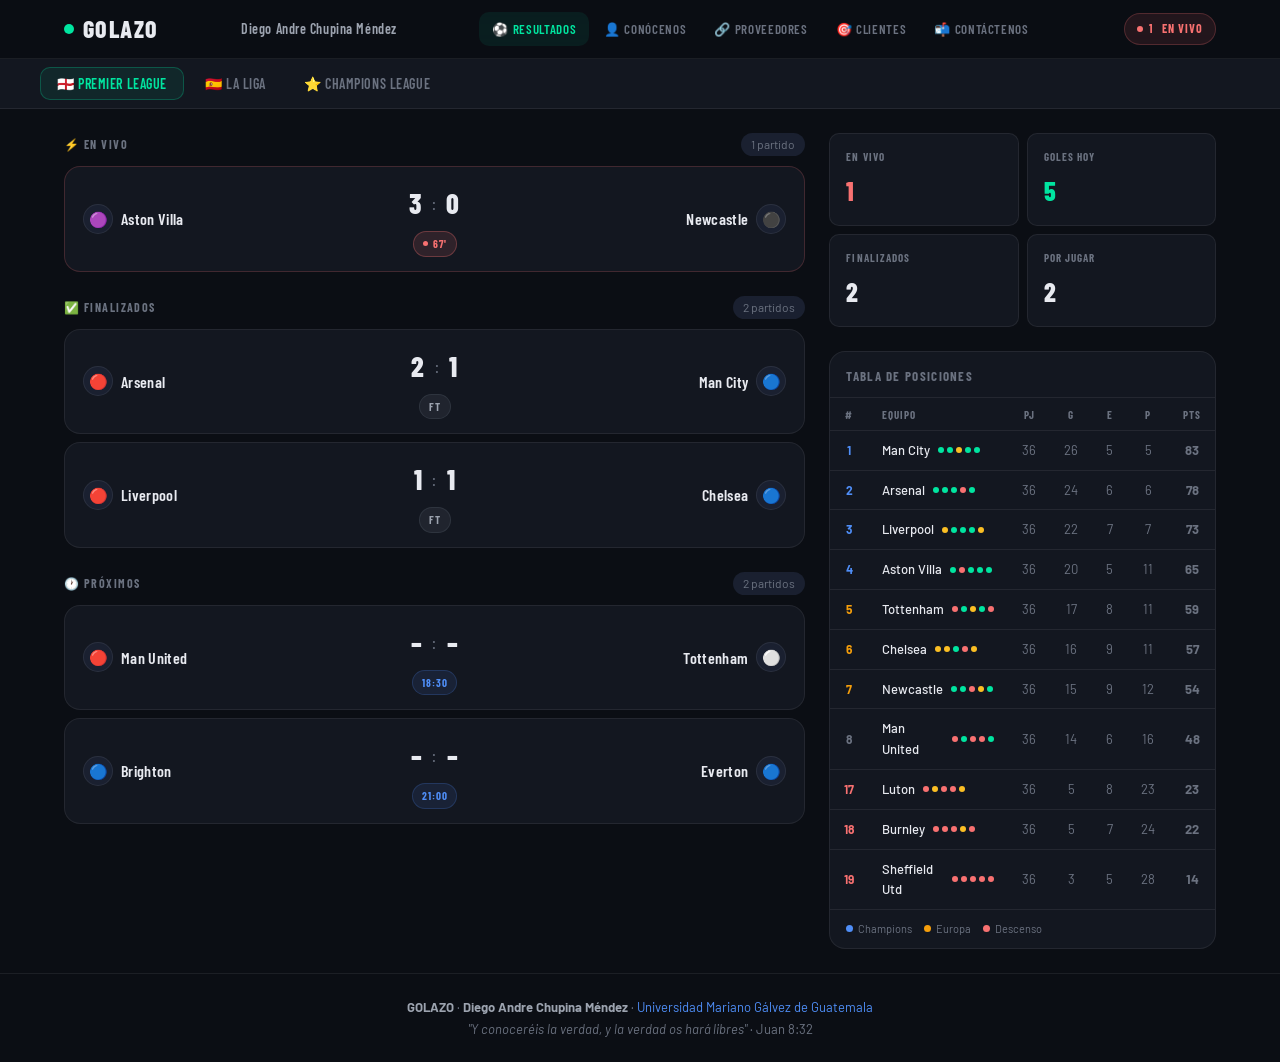
<file: index.htm>
<!DOCTYPE html>
<html lang="es">
<head>
  <meta charset="UTF-8" />
  <meta name="viewport" content="width=device-width, initial-scale=1.0" />
  <title>GOLAZO · Diego Andre Chupina Méndez</title>
  <link rel="preconnect" href="https://fonts.googleapis.com" />
  <link rel="preconnect" href="https://fonts.gstatic.com" crossorigin />
  <link href="https://fonts.googleapis.com/css2?family=Barlow+Condensed:wght@400;500;600;700;800&family=Barlow:ital,wght@0,300;0,400;0,500;1,400&display=swap" rel="stylesheet" />
  <link rel="stylesheet" href="GolazoDi.css" />
</head>

<body class="page-resultados">

  <!-- ══════════════════════════════════════════════════
       TOPBAR
  ═══════════════════════════════════════════════════ -->
  <div class="topbar">
    <div class="topbar-inner">

      <div class="logo">
        <div class="logo-dot"></div>
        GOLAZO
      </div>

      <div class="header-name">Diego Andre Chupina Méndez</div>

      <ul class="nav-links">
        <!-- Resultados: muestra la página de resultados y hace scroll al top -->
        <li><a href="#" class="active" onclick="navTo('resultados', null, this)">⚽ Resultados</a></li>
        <!-- Conócenos: muestra la página info y hace scroll a quiénes somos -->
        <li><a href="#" onclick="navTo('info', 'sec-quienes', this)">👤 Conócenos</a></li>
        <!-- Proveedores: muestra la página info y hace scroll a proveedores -->
        <li><a href="#" onclick="navTo('info', 'sec-proveedores', this)">🔗 Proveedores</a></li>
        <!-- Clientes: muestra la página info y hace scroll a clientes -->
        <li><a href="#" onclick="navTo('info', 'sec-clientes', this)">🎯 Clientes</a></li>
        <!-- Contáctenos: muestra la página info y hace scroll a contacto -->
        <li><a href="#" onclick="navTo('info', 'sec-contacto', this)">📬 Contáctenos</a></li>
      </ul>

      <div class="live-pill">
        <div class="live-blink"></div>
        <span id="live-count">0</span>&nbsp;en vivo
      </div>

    </div>
  </div>

  <!-- Barra de ligas — solo aparece en página Resultados -->
  <nav class="league-nav" aria-label="Ligas">
    <div class="league-nav-inner">
      <button class="league-btn active" onclick="switchLeague('pl', this)">
        🏴󠁧󠁢󠁥󠁮󠁧󠁿 Premier League
      </button>
      <button class="league-btn" onclick="switchLeague('laliga', this)">
        🇪🇸 La Liga
      </button>
      <button class="league-btn" onclick="switchLeague('ucl', this)">
        ⭐ Champions League
      </button>
    </div>
  </nav>


  <!-- ══════════════════════════════════════════════════
       PÁGINA 1: RESULTADOS
  ═══════════════════════════════════════════════════ -->
  <section id="page-resultados" class="page active">
    <main class="results-layout" id="main-content"></main>
  </section>


  <!-- ══════════════════════════════════════════════════
       PÁGINA 2: CONÓCENOS (scroll continuo)
       Quiénes Somos → Misión y Visión → Proveedores → Clientes
  ═══════════════════════════════════════════════════ -->
  <section id="page-info" class="page">
    <div class="scroll-page">

      <!-- SECCIÓN A: QUIÉNES SOMOS -->
      <div class="scroll-section" id="sec-quienes">
        <p class="page-eyebrow">El proyecto</p>
        <h2 class="page-title">Quiénes <span>Somos</span></h2>
        <p class="page-subtitle">
          Conoce al desarrollador detrás de <strong>GOLAZO</strong>,
          la plataforma de resultados y noticias de fútbol creada como proyecto académico.
        </p>

        <div class="about-grid">
          <div class="student-card">
            <img
              src="foto.jpg"
              alt="Diego Andre Chupina Méndez"
              style="width:100%; height:300px; object-fit:cover;"
              onerror="this.outerHTML='<div class=\'student-photo-placeholder\'>🧑‍💻</div>'"
            />
            <div class="student-info">
              <div class="student-name">Diego Andre Chupina Méndez</div>
              <div class="student-role">Desarrollador Web · Proyecto Escolar 2025</div>
              <div class="student-tags">
                <span class="tag">📍 Guatemala</span>
                <span class="tag">🎓 UMG</span>
                <span class="tag">⚽ Fútbol</span>
                <span class="tag">💻 HTML · CSS · JS</span>
              </div>
            </div>
          </div>

          <div class="about-content">
            <div class="info-card">
              <div class="info-card-title">📋 Sobre el proyecto</div>
              <p>
                <strong>GOLAZO</strong> es una plataforma web de resultados deportivos
                desarrollada como proyecto de curso en la
                <strong>Universidad Mariano Gálvez de Guatemala</strong>.
                El objetivo es ofrecer a los aficionados del fútbol una experiencia
                moderna, rápida y accesible para seguir sus ligas y equipos favoritos.
              </p>
            </div>
            <div class="info-card">
              <div class="info-card-title">🛠️ Tecnologías utilizadas</div>
              <p>
                Construida con <strong>HTML5</strong> para la estructura,
                <strong>CSS3</strong> externo (<em>GolazoDi.css</em>) con variables
                personalizadas y diseño responsivo, y <strong>JavaScript vanilla</strong>
                para la lógica dinámica.
              </p>
            </div>
            <div class="info-card">
              <div class="info-card-title">🎓 Institución educativa</div>
              <p>
                Proyecto desarrollado en la
                <strong>Universidad Mariano Gálvez de Guatemala (UMG)</strong>,
                institución de educación superior privada fundada en 1966, ubicada en
                la <strong>3a. Avenida 9-00, Zona 2</strong>, Ciudad de Guatemala.
              </p>
            </div>
          </div>
        </div>
      </div><!-- /QUIÉNES SOMOS -->


      <!-- SECCIÓN B: MISIÓN Y VISIÓN -->
      <div class="scroll-section" id="sec-mision">
        <p class="page-eyebrow">Nuestros fundamentos</p>
        <h2 class="page-title">Misión <span>&amp;</span> Visión</h2>
        <p class="page-subtitle">
          Los principios que guían el desarrollo y crecimiento de la plataforma
          <strong>GOLAZO</strong>.
        </p>

        <div class="mv-cards">
          <div class="mv-card">
            <div class="mv-icon-wrap">🎯</div>
            <div class="mv-card-title">Misión</div>
            <p class="mv-card-text">
              Brindar a los aficionados del fútbol información
              <em>actualizada, clara y rápida</em> sobre resultados, estadísticas
              y noticias deportivas, ofreciendo una experiencia moderna y accesible
              para todos los usuarios.
            </p>
          </div>
          <div class="mv-card vision-card">
            <div class="mv-icon-wrap">🔭</div>
            <div class="mv-card-title">Visión</div>
            <p class="mv-card-text">
              Convertirse en una plataforma
              <em>reconocida por los amantes del fútbol</em>,
              destacando por su innovación, diseño atractivo y contenido
              confiable sobre el mundo deportivo.
            </p>
          </div>
        </div>

        <div class="values-section">
          <div class="values-title">Nuestros valores</div>
          <div class="values-grid">
            <div class="value-chip"><span class="value-emoji">⚡</span><span class="value-name">Rapidez</span></div>
            <div class="value-chip"><span class="value-emoji">✅</span><span class="value-name">Confiabilidad</span></div>
            <div class="value-chip"><span class="value-emoji">🎨</span><span class="value-name">Diseño</span></div>
            <div class="value-chip"><span class="value-emoji">🌐</span><span class="value-name">Accesibilidad</span></div>
            <div class="value-chip"><span class="value-emoji">🔒</span><span class="value-name">Seguridad</span></div>
            <div class="value-chip"><span class="value-emoji">💡</span><span class="value-name">Innovación</span></div>
          </div>
        </div>
      </div><!-- /MISIÓN Y VISIÓN -->


      <!-- SECCIÓN C: PROVEEDORES -->
      <div class="scroll-section" id="sec-proveedores">
        <p class="page-eyebrow">Fuentes de información</p>
        <h2 class="page-title">Nuestros <span>Proveedores</span></h2>
        <p class="page-subtitle">
          Los datos de partidos, estadísticas y noticias de GOLAZO provienen
          de estas fuentes y plataformas oficiales.
        </p>

        <div class="suppliers-grid" id="suppliers-grid"></div>

        <div class="source-note">
          <strong>📌 Nota sobre las fuentes:</strong> Los datos mostrados en esta
          plataforma son obtenidos de fuentes públicas como
          <a href="https://www.football-data.org" target="_blank" rel="noopener">football-data.org</a>,
          <a href="https://www.sofascore.com" target="_blank" rel="noopener">SofaScore</a> y
          <a href="https://www.transfermarkt.com" target="_blank" rel="noopener">Transfermarkt</a>.
          Este proyecto es de carácter <strong>académico y educativo</strong>.
        </div>
      </div><!-- /PROVEEDORES -->


      <!-- SECCIÓN D: CLIENTES -->
      <div class="scroll-section" id="sec-clientes">
        <p class="page-eyebrow">Nuestra audiencia</p>
        <h2 class="page-title">Nuestros <span>Clientes</span></h2>
        <p class="page-subtitle">
          Los usuarios y organizaciones que confían en GOLAZO para
          mantenerse al día con el fútbol.
        </p>

        <div class="clients-layout" id="clients-layout"></div>
      </div><!-- /CLIENTES -->

      <!-- SECCIÓN E: CONTÁCTENOS -->
      <div class="scroll-section" id="sec-contacto">

        <p class="page-eyebrow">Estamos aquí</p>
        <h2 class="page-title">Contác<span>tenos</span></h2>
        <p class="page-subtitle">
          Síguenos en las redes sociales oficiales de la
          <strong>Universidad Mariano Gálvez de Guatemala</strong>
          o escríbenos directamente.
        </p>

      <div class="contact-grid">

        <div class="contact-info">
          <div class="contact-item">
            <div class="contact-icon-box">📍</div>
            <div>
              <div class="contact-label">Dirección UMG</div>
              <div class="contact-value">
                3a. Avenida 9-00, Zona 2, Interior Finca El Zapote<br/>
                Ciudad de Guatemala, Guatemala
              </div>
            </div>
          </div>

          <div class="contact-item">
            <div class="contact-icon-box">🌐</div>
            <div>
              <div class="contact-label">Sitio web oficial</div>
              <div class="contact-value">
                <a href="https://www.umg.edu.gt" target="_blank" rel="noopener">
                  www.umg.edu.gt
                </a>
              </div>
            </div>
          </div>

          <div>
            <div class="social-title">Redes sociales oficiales — UMG</div>
            <div class="social-grid">

              <a class="social-card"
                 href="https://www.facebook.com/u.marianogalvez/"
                 target="_blank" rel="noopener">
                <div class="social-logo" style="background:#1877f2">
                  <svg width="22" height="22" viewBox="0 0 24 24" fill="white">
                    <path d="M24 12.073c0-6.627-5.373-12-12-12s-12 5.373-12 12c0 5.99 4.388 10.954 10.125 11.854v-8.385H7.078v-3.47h3.047V9.43c0-3.007 1.792-4.669 4.533-4.669 1.312 0 2.686.235 2.686.235v2.953H15.83c-1.491 0-1.956.925-1.956 1.874v2.25h3.328l-.532 3.47h-2.796v8.385C19.612 23.027 24 18.062 24 12.073z"/>
                  </svg>
                </div>
                <div>
                  <div class="social-name">Facebook</div>
                  <div class="social-handle">u.marianogalvez</div>
                </div>
                <div class="social-followers">272K</div>
              </a>

              <a class="social-card"
                 href="https://www.instagram.com/marianogalvez/"
                 target="_blank" rel="noopener">
                <div class="social-logo" style="background:linear-gradient(45deg,#f09433,#e6683c,#dc2743,#cc2366,#bc1888)">
                  <svg width="22" height="22" viewBox="0 0 24 24" fill="white">
                    <path d="M12 2.163c3.204 0 3.584.012 4.85.07 3.252.148 4.771 1.691 4.919 4.919.058 1.265.069 1.645.069 4.849 0 3.205-.012 3.584-.069 4.849-.149 3.225-1.664 4.771-4.919 4.919-1.266.058-1.644.07-4.85.07-3.204 0-3.584-.012-4.849-.07-3.26-.149-4.771-1.699-4.919-4.92-.058-1.265-.07-1.644-.07-4.849 0-3.204.013-3.583.07-4.849.149-3.227 1.664-4.771 4.919-4.919 1.266-.057 1.645-.069 4.849-.069zm0-2.163c-3.259 0-3.667.014-4.947.072-4.358.2-6.78 2.618-6.98 6.98-.059 1.281-.073 1.689-.073 4.948 0 3.259.014 3.668.072 4.948.2 4.358 2.618 6.78 6.98 6.98 1.281.058 1.689.072 4.948.072 3.259 0 3.668-.014 4.948-.072 4.354-.2 6.782-2.618 6.979-6.98.059-1.28.073-1.689.073-4.948 0-3.259-.014-3.667-.072-4.947-.196-4.354-2.617-6.78-6.979-6.98-1.281-.059-1.69-.073-4.949-.073zm0 5.838c-3.403 0-6.162 2.759-6.162 6.162s2.759 6.163 6.162 6.163 6.162-2.759 6.162-6.163c0-3.403-2.759-6.162-6.162-6.162zm0 10.162c-2.209 0-4-1.79-4-4 0-2.209 1.791-4 4-4s4 1.791 4 4c0 2.21-1.791 4-4 4zm6.406-11.845c-.796 0-1.441.645-1.441 1.44s.645 1.44 1.441 1.44c.795 0 1.439-.645 1.439-1.44s-.644-1.44-1.439-1.44z"/>
                  </svg>
                </div>
                <div>
                  <div class="social-name">Instagram</div>
                  <div class="social-handle">@marianogalvez</div>
                </div>
                <div class="social-followers">30K</div>
              </a>
            </div>
          </div>
        </div>

        <div class="contact-right">
          <div class="map-wrap">
            <iframe
              src="https://www.google.com/maps/embed?pb=!1m18!1m12!1m3!1d3860.6!2d-90.5133!3d14.6589!2m3!1f0!2f0!3f0!3m2!1i1024!2i768!4f13.1!3m3!1m2!1s0x8589a3b8e4a4b4c5%3A0x1!2sUniversidad+Mariano+G%C3%A1lvez+de+Guatemala!5e0!3m2!1ses!2sgt!4v1"
              allowfullscreen=""
              loading="lazy"
              referrerpolicy="no-referrer-when-downgrade"
              title="Ubicación Universidad Mariano Gálvez de Guatemala">
            </iframe>
          </div>
        </div>

      </div><!-- /CONTÁCTENOS -->

    </div><!-- /.scroll-page -->
  </section><!-- /page-info -->


  <!-- FOOTER -->
  <footer>
    <strong>GOLAZO</strong> ·
    <strong>Diego Andre Chupina Méndez</strong> ·
    <a href="https://www.umg.edu.gt" target="_blank" rel="noopener">
      Universidad Mariano Gálvez de Guatemala
    </a>
    <br/>
    <em>"Y conoceréis la verdad, y la verdad os hará libres"</em> · Juan 8:32
  </footer>


  <script>

    /*DATOS DE PARTIDOS */
    const DB = {
      pl: {
        name: "Premier League",
        matches: [
          { home:"Arsenal",     homeEmoji:"🔴", away:"Man City",    awayEmoji:"🔵", hs:2,    as:1,    status:"FT" },
          { home:"Liverpool",   homeEmoji:"🔴", away:"Chelsea",     awayEmoji:"🔵", hs:1,    as:1,    status:"FT" },
          { home:"Aston Villa", homeEmoji:"🟣", away:"Newcastle",   awayEmoji:"⚫", hs:3,    as:0,    status:"LIVE", min:67 },
          { home:"Man United",  homeEmoji:"🔴", away:"Tottenham",   awayEmoji:"⚪", hs:null, as:null, status:"NS",   time:"18:30" },
          { home:"Brighton",    homeEmoji:"🔵", away:"Everton",     awayEmoji:"🔵", hs:null, as:null, status:"NS",   time:"21:00" },
        ],
        table: [
          { pos:1,  team:"Man City",      pj:36, g:26, e:5, p:5,  pts:83, form:["W","W","D","W","W"], zone:"cl" },
          { pos:2,  team:"Arsenal",       pj:36, g:24, e:6, p:6,  pts:78, form:["W","W","W","L","W"], zone:"cl" },
          { pos:3,  team:"Liverpool",     pj:36, g:22, e:7, p:7,  pts:73, form:["D","W","W","W","D"], zone:"cl" },
          { pos:4,  team:"Aston Villa",   pj:36, g:20, e:5, p:11, pts:65, form:["W","L","W","W","W"], zone:"cl" },
          { pos:5,  team:"Tottenham",     pj:36, g:17, e:8, p:11, pts:59, form:["L","W","D","W","L"], zone:"el" },
          { pos:6,  team:"Chelsea",       pj:36, g:16, e:9, p:11, pts:57, form:["D","D","W","L","D"], zone:"el" },
          { pos:7,  team:"Newcastle",     pj:36, g:15, e:9, p:12, pts:54, form:["W","W","L","D","W"], zone:"el" },
          { pos:8,  team:"Man United",    pj:36, g:14, e:6, p:16, pts:48, form:["L","W","L","L","W"], zone:"" },
          { pos:17, team:"Luton",         pj:36, g:5,  e:8, p:23, pts:23, form:["L","D","L","L","D"], zone:"rel" },
          { pos:18, team:"Burnley",       pj:36, g:5,  e:7, p:24, pts:22, form:["L","L","L","D","L"], zone:"rel" },
          { pos:19, team:"Sheffield Utd", pj:36, g:3,  e:5, p:28, pts:14, form:["L","L","L","L","L"], zone:"rel" },
        ]
      },
      laliga: {
        name: "La Liga",
        matches: [
          { home:"Real Madrid", homeEmoji:"⚪", away:"Barcelona",  awayEmoji:"🔵", hs:2,    as:2,    status:"FT" },
          { home:"Atlético",    homeEmoji:"🔴", away:"Sevilla",    awayEmoji:"⚪", hs:1,    as:0,    status:"FT" },
          { home:"Girona",      homeEmoji:"🔴", away:"Villarreal", awayEmoji:"🟡", hs:2,    as:1,    status:"LIVE", min:81 },
          { home:"Valencia",    homeEmoji:"🟠", away:"Betis",      awayEmoji:"🟢", hs:null, as:null, status:"NS",   time:"19:00" },
          { home:"Osasuna",     homeEmoji:"🔴", away:"Getafe",     awayEmoji:"🔵", hs:null, as:null, status:"NS",   time:"21:30" },
        ],
        table: [
          { pos:1,  team:"Real Madrid", pj:35, g:27, e:5, p:3,  pts:86, form:["W","W","W","D","W"], zone:"cl" },
          { pos:2,  team:"Barcelona",   pj:35, g:24, e:5, p:6,  pts:77, form:["W","D","W","W","D"], zone:"cl" },
          { pos:3,  team:"Girona",      pj:35, g:22, e:6, p:7,  pts:72, form:["W","W","L","W","W"], zone:"cl" },
          { pos:4,  team:"Atlético",    pj:35, g:20, e:8, p:7,  pts:68, form:["W","D","W","D","W"], zone:"cl" },
          { pos:5,  team:"Athletic",    pj:35, g:17, e:9, p:9,  pts:60, form:["D","W","W","L","D"], zone:"el" },
          { pos:6,  team:"Real Betis",  pj:35, g:14, e:8, p:13, pts:50, form:["W","L","D","D","W"], zone:"el" },
          { pos:18, team:"Cádiz",       pj:35, g:4,  e:8, p:23, pts:20, form:["L","L","D","L","L"], zone:"rel" },
          { pos:19, team:"Almería",     pj:35, g:4,  e:6, p:25, pts:18, form:["L","L","L","D","L"], zone:"rel" },
          { pos:20, team:"Granada",     pj:35, g:3,  e:5, p:27, pts:14, form:["L","L","L","L","L"], zone:"rel" },
        ]
      },
      ucl: {
        name: "Champions League",
        matches: [
          { home:"Real Madrid", homeEmoji:"⚪", away:"Bayern",   awayEmoji:"🔴", hs:2,    as:1,    status:"FT" },
          { home:"Man City",    homeEmoji:"🔵", away:"PSG",      awayEmoji:"🔵", hs:0,    as:1,    status:"FT" },
          { home:"Arsenal",     homeEmoji:"🔴", away:"PSV",      awayEmoji:"🔴", hs:3,    as:0,    status:"LIVE", min:55 },
          { home:"Barcelona",   homeEmoji:"🔵", away:"Inter",    awayEmoji:"⚫", hs:null, as:null, status:"NS",   time:"21:00" },
          { home:"Dortmund",    homeEmoji:"🟡", away:"Atlético", awayEmoji:"🔴", hs:null, as:null, status:"NS",   time:"21:00" },
        ],
        table: [
          { pos:1,  team:"Real Madrid", pj:8, g:6, e:1, p:1, pts:19, form:["W","W","W","D","W"], zone:"cl" },
          { pos:2,  team:"Man City",    pj:8, g:5, e:2, p:1, pts:17, form:["D","W","W","W","L"], zone:"cl" },
          { pos:3,  team:"Arsenal",     pj:8, g:5, e:1, p:2, pts:16, form:["W","W","D","W","W"], zone:"cl" },
          { pos:4,  team:"Barcelona",   pj:8, g:4, e:2, p:2, pts:14, form:["W","D","W","L","W"], zone:"cl" },
          { pos:5,  team:"Bayern",      pj:8, g:4, e:1, p:3, pts:13, form:["L","W","W","W","L"], zone:"el" },
          { pos:6,  team:"PSG",         pj:8, g:3, e:2, p:3, pts:11, form:["W","L","D","W","D"], zone:"el" },
          { pos:24, team:"RB Leipzig",  pj:8, g:1, e:1, p:6, pts:4,  form:["L","L","D","L","L"], zone:"rel" },
        ]
      }
    };

    /* DATOS: PROVEEDORES*/
    const SUPPLIERS = [
      { nombre:"Football-Data.org", emoji:"⚽", categoria:"API de resultados y estadísticas",    fuente:"football-data.org", url:"https://www.football-data.org", bg:"#1a2e1a" },
      { nombre:"SofaScore",         emoji:"📊", categoria:"Estadísticas y datos en vivo",         fuente:"sofascore.com",      url:"https://www.sofascore.com",      bg:"#1a1a2e" },
      { nombre:"Transfermarkt",             emoji:"📈", categoria:"Estadísticas avanzadas de fútbol",     fuente:"transfermarkt.com",          url:"https://www.transfermarkt.com",              bg:"#2e1a1a" },
      { nombre:"UEFA.com",          emoji:"⭐", categoria:"Datos oficiales Champions League",     fuente:"uefa.com",           url:"https://www.uefa.com",           bg:"#1a2030" },
      { nombre:"Premier League",    emoji:"🏴󠁧󠁢󠁥󠁮󠁧󠁿", categoria:"Datos oficiales Premier League",    fuente:"premierleague.com",  url:"https://www.premierleague.com",  bg:"#2e1a2e" },
      { nombre:"La Liga",           emoji:"🇪🇸", categoria:"Datos oficiales La Liga española",   fuente:"laliga.com",         url:"https://www.laliga.com",         bg:"#2e2a1a" },
    ];

    /* DATOS: CLIENTES */
    const CLIENTS = [
      { nombre:"Aficionados casual",        icono:"⚽", detalle:"Usuarios que siguen resultados del día",       tipo:"persona",  color:"#1565c0" },
      { nombre:"Periodistas deportivos",    icono:"📰", detalle:"Consultan estadísticas para sus artículos",   tipo:"empresa",  color:"#2e7d32" },
      { nombre:"Estudiantes universitarios",icono:"🎓", detalle:"Usan la plataforma como referencia académica", tipo:"persona",  color:"#4527a0" },
      { nombre:"Fanáticos de la Champions", icono:"⭐", detalle:"Siguen cada partido de la UCL",               tipo:"premium",  color:"#e65100" },
      { nombre:"Comunicadores sociales",    icono:"📱", detalle:"Comparten resultados en redes sociales",      tipo:"empresa",  color:"#00695c" },
      { nombre:"Apostadores deportivos",    icono:"🎯", detalle:"Consultan estadísticas previas al partido",   tipo:"premium",  color:"#bf360c" },
      { nombre:"Entrenadores amateurs",     icono:"🏆", detalle:"Analizan tendencias de equipos",              tipo:"persona",  color:"#1565c0" },
      { nombre:"UMG - Proyecto académico",  icono:"🏛️", detalle:"Institución evaluadora del proyecto",        tipo:"empresa",  color:"#1b5e20" },
    ];

    /* RENDER: PROVEEDORES */
    document.getElementById("suppliers-grid").innerHTML = SUPPLIERS.map(s => `
      <a class="supplier-card" href="${s.url}" target="_blank" rel="noopener" style="text-decoration:none">
        <div class="supplier-logo" style="background:${s.bg}">${s.emoji}</div>
        <div class="supplier-name">${s.nombre}</div>
        <div class="supplier-category">${s.categoria}</div>
        <span class="supplier-source">🔗 ${s.fuente}</span>
      </a>
    `).join("");

    /*RENDER: CLIENTES*/
    const tipoLabel = { empresa:"Empresa", persona:"Persona", premium:"Premium" };
    const tipoClass = { empresa:"type-empresa", persona:"type-persona", premium:"type-premium" };
    const totalEmp  = CLIENTS.filter(c => c.tipo === "empresa").length;
    const totalPers = CLIENTS.filter(c => c.tipo === "persona").length;
    const totalPrem = CLIENTS.filter(c => c.tipo === "premium").length;

    document.getElementById("clients-layout").innerHTML = `
      <div class="client-stats">
        <div class="cstat-card">
          <div class="cstat-number">${CLIENTS.length}</div>
          <div class="cstat-label">Tipos de usuarios</div>
        </div>
        <div class="cstat-card">
          <div class="cstat-number" style="color:var(--accent)">${totalEmp}</div>
          <div class="cstat-label">Empresas / Org.</div>
        </div>
        <div class="cstat-card">
          <div class="cstat-number" style="color:var(--accent2)">${totalPers}</div>
          <div class="cstat-label">Usuarios persona</div>
        </div>
        <div class="cstat-card">
          <div class="cstat-number" style="color:var(--gold)">${totalPrem}</div>
          <div class="cstat-label">Usuarios premium</div>
        </div>
      </div>
      <div class="clients-list">
        ${CLIENTS.map(c => `
          <div class="client-row">
            <div class="client-avatar" style="background:${c.color}">${c.icono}</div>
            <div class="client-info">
              <div class="client-name">${c.nombre}</div>
              <div class="client-detail">${c.detalle}</div>
            </div>
            <span class="client-type ${tipoClass[c.tipo]}">${tipoLabel[c.tipo]}</span>
          </div>
        `).join("")}
      </div>`;

    function navTo(pageId, sectionId, linkEl) {
      // Actualizar link activo en el nav
      document.querySelectorAll(".nav-links a").forEach(a => a.classList.remove("active"));
      if (linkEl) linkEl.classList.add("active");

      const targetPage = document.getElementById("page-" + pageId);
      const currentlyActive = targetPage.classList.contains("active");

      if (!currentlyActive) {
        // Ocultar todas las páginas y mostrar la destino
        document.querySelectorAll(".page").forEach(p => p.classList.remove("active"));
        targetPage.classList.add("active");
        // Actualizar clase del body (controla la barra de ligas)
        document.body.className = "page-" + pageId;
      }

      // Scroll a la sección o al top
      if (sectionId) {
        const section = document.getElementById(sectionId);
        if (section) {
          // Delay mínimo para que el browser pinte la página antes del scroll
          setTimeout(() => {
            const topbarH = document.querySelector(".topbar").offsetHeight;
            const y = section.getBoundingClientRect().top + window.scrollY - topbarH - 16;
            window.scrollTo({ top: y, behavior: "smooth" });
          }, currentlyActive ? 0 : 50);
        }
      } else {
        window.scrollTo({ top: 0, behavior: "smooth" });
      }
    }

    /* ════════════════════════════════════════════════
       RENDER: RESULTADOS
    ════════════════════════════════════════════════ */
    function badge(m) {
      if (m.status === "LIVE")
        return `<span class="badge badge-live"><span class="blink"></span>${m.min}'</span>`;
      if (m.status === "FT")
        return `<span class="badge badge-ft">FT</span>`;
      return `<span class="badge badge-ns">${m.time}</span>`;
    }

    function matchCard(m, idx) {
      const hs = m.hs !== null ? m.hs : "–";
      const as = m.as !== null ? m.as : "–";
      return `
        <div class="match-card ${m.status === "LIVE" ? "live-card" : ""}"
             style="animation-delay:${idx * 45}ms" role="article">
          <div class="teams-side">
            <div class="team-logo">${m.homeEmoji}</div>
            <span class="team-name">${m.home}</span>
          </div>
          <div class="score-center">
            <div class="score-display">
              <span>${hs}</span><span class="score-sep">:</span><span>${as}</span>
            </div>
            ${badge(m)}
          </div>
          <div class="teams-side right">
            <div class="team-logo">${m.awayEmoji}</div>
            <span class="team-name">${m.away}</span>
          </div>
        </div>`;
    }

    function matchesSection(matches) {
      const live = matches.filter(m => m.status === "LIVE");
      const ft   = matches.filter(m => m.status === "FT");
      const ns   = matches.filter(m => m.status === "NS");
      let i = 0, html = "";

      const group = (label, list) => {
        if (!list.length) return "";
        const cards = list.map(m => matchCard(m, i++)).join("");
        return `<div class="matches-group">
          <div class="section-header">
            <span class="section-label">${label}</span>
            <span class="match-count">${list.length} partido${list.length > 1 ? "s" : ""}</span>
          </div>${cards}</div>`;
      };

      html += group("⚡ En vivo", live);
      html += group("✅ Finalizados", ft);
      html += group("🕐 Próximos", ns);

      if (!html) html = `<div class="empty-state">⚽<br/>No hay partidos disponibles</div>`;
      return `<section>${html}</section>`;
    }

    function formDots(form) {
      const map = { W:"form-w", D:"form-d", L:"form-l" };
      return `<div class="form-dots">
        ${form.map(f => `<span class="form-dot ${map[f]}"
          title="${f==="W"?"Victoria":f==="D"?"Empate":"Derrota"}"></span>`).join("")}
      </div>`;
    }

    function standings(table) {
      const zc = { cl:"pos-cl", el:"pos-el", rel:"pos-rel", "":"" };
      const rows = table.map(r => `
        <tr>
          <td><span class="pos-num ${zc[r.zone]||""}">${r.pos}</span></td>
          <td><div class="td-team">${r.team}${formDots(r.form)}</div></td>
          <td>${r.pj}</td><td>${r.g}</td><td>${r.e}</td><td>${r.p}</td>
          <td class="td-pts">${r.pts}</td>
        </tr>`).join("");

      return `<div class="standings-card">
        <div class="standings-title">Tabla de Posiciones</div>
        <table class="standings-table">
          <thead><tr>
            <th>#</th><th>Equipo</th>
            <th>PJ</th><th>G</th><th>E</th><th>P</th><th>Pts</th>
          </tr></thead>
          <tbody>${rows}</tbody>
        </table>
        <div class="standings-legend">
          <div class="legend-item"><div class="legend-dot" style="background:var(--cl-color)"></div>Champions</div>
          <div class="legend-item"><div class="legend-dot" style="background:var(--el-color)"></div>Europa</div>
          <div class="legend-item"><div class="legend-dot" style="background:var(--rel-color)"></div>Descenso</div>
        </div>
      </div>`;
    }

    function statsBar(matches) {
      const live  = matches.filter(m => m.status === "LIVE").length;
      const ft    = matches.filter(m => m.status === "FT");
      const goals = ft.reduce((s, m) => s + (m.hs||0) + (m.as||0), 0);
      return `<div class="stats-grid">
        <div class="stat-card">
          <div class="stat-label">En vivo</div>
          <div class="stat-value ${live ? "c-danger" : ""}">${live}</div>
        </div>
        <div class="stat-card">
          <div class="stat-label">Goles hoy</div>
          <div class="stat-value c-accent">${goals}</div>
        </div>
        <div class="stat-card">
          <div class="stat-label">Finalizados</div>
          <div class="stat-value">${ft.length}</div>
        </div>
        <div class="stat-card">
          <div class="stat-label">Por jugar</div>
          <div class="stat-value">${matches.filter(m=>m.status==="NS").length}</div>
        </div>
      </div>`;
    }

    function renderResults(leagueId) {
      const league = DB[leagueId];
      const live = league.matches.filter(m => m.status === "LIVE").length;
      document.getElementById("live-count").textContent = live;
      document.getElementById("main-content").innerHTML = `
        <div>${matchesSection(league.matches)}</div>
        <aside class="sidebar">
          ${statsBar(league.matches)}
          ${standings(league.table)}
        </aside>`;
    }

    function switchLeague(id, btn) {
      document.querySelectorAll(".league-btn").forEach(b => b.classList.remove("active"));
      btn.classList.add("active");
      renderResults(id);
    }

    /* ── Arranque ── */
    renderResults("pl");

  </script>
</body>
</html>
</file>
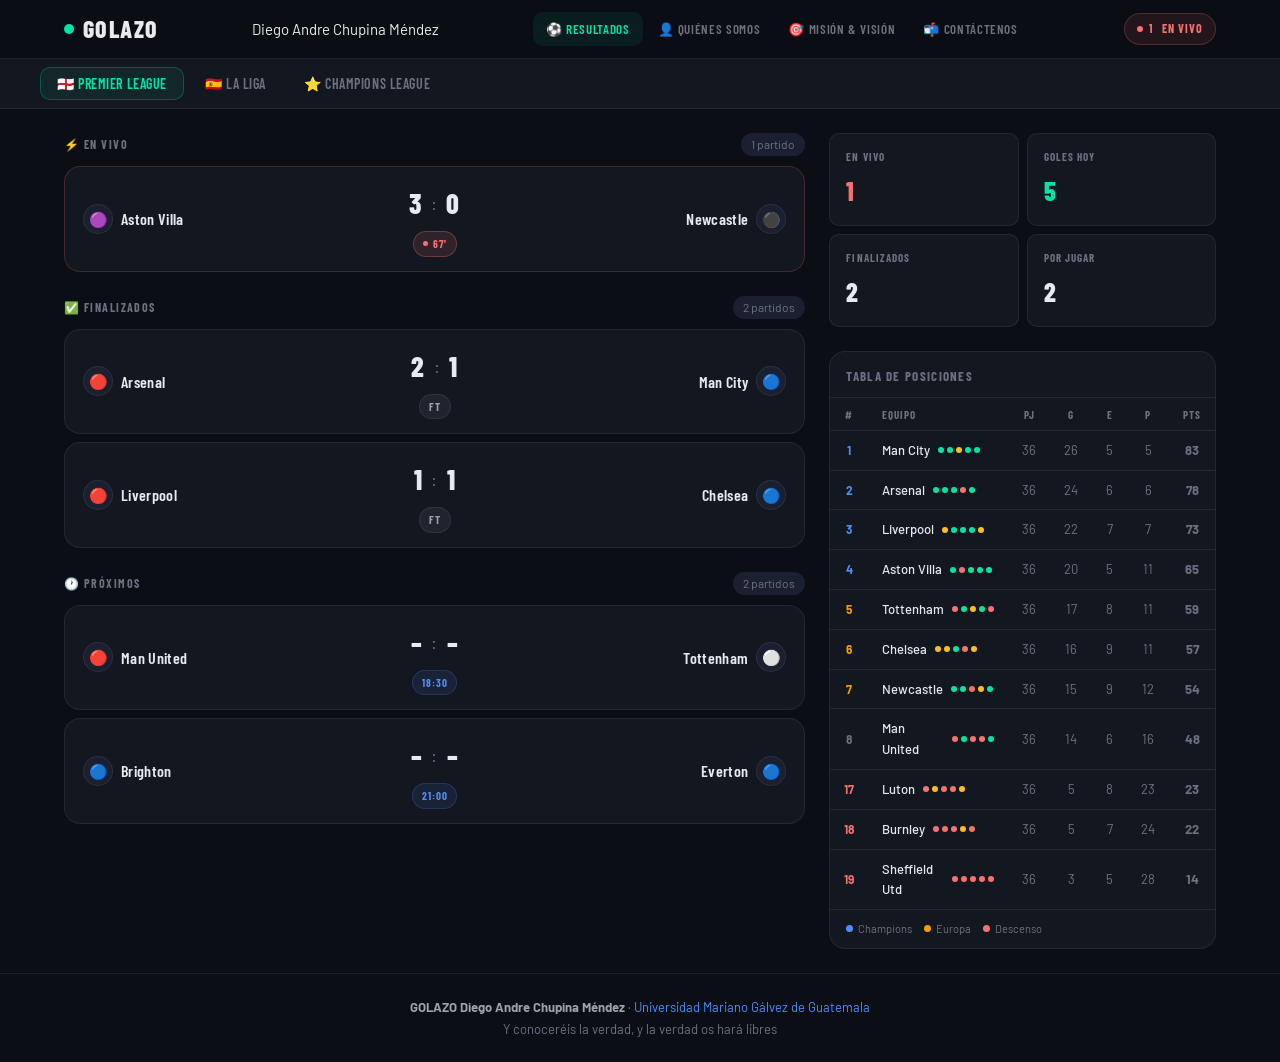
<file: Golazo.htm>
<!DOCTYPE html>
<html lang="es">
<head>
  <meta charset="UTF-8" />
  <meta name="viewport" content="width=device-width, initial-scale=1.0" />
  <title>GOLAZO · Diego Andre Chupina Méndez</title>
  <link rel="preconnect" href="https://fonts.googleapis.com" />
  <link rel="preconnect" href="https://fonts.gstatic.com" crossorigin />
  <link href="https://fonts.googleapis.com/css2?family=Barlow+Condensed:wght@400;500;600;700;800&family=Barlow:ital,wght@0,300;0,400;0,500;1,400&display=swap" rel="stylesheet" />
  <link rel="stylesheet" href="GolazoDi.css">
</head>

<body class="page-resultados">

  <!-- BARRA DE NAVEGACIÓN SUPERIOR -->
  <div class="topbar">
    <div class="topbar-inner">

      <div class="logo">
        <div class="logo-dot"></div>
        GOLAZO
      </div>
      <div>
        Diego Andre Chupina Méndez
      </div>

      <ul class="nav-links">
        <li><a href="#" class="active" onclick="showPage('resultados', this)">⚽ Resultados</a></li>
        <li><a href="#" onclick="showPage('quienes-somos', this)">👤 Quiénes Somos</a></li>
        <li><a href="#" onclick="showPage('mision', this)">🎯 Misión &amp; Visión</a></li>
        <li><a href="#" onclick="showPage('contacto', this)">📬 Contáctenos</a></li>
      </ul>

      <div class="live-pill">
        <div class="live-blink"></div>
        <span id="live-count">0</span>&nbsp;en vivo
      </div>

    </div>
  </div>

  <!-- Barra de ligas -->
  <nav class="league-nav" aria-label="Ligas">
    <div class="league-nav-inner">
      <button class="league-btn active" onclick="switchLeague('pl', this)">
        🏴󠁧󠁢󠁥󠁮󠁧󠁿 Premier League
      </button>
      <button class="league-btn" onclick="switchLeague('laliga', this)">
        🇪🇸 La Liga
      </button>
      <button class="league-btn" onclick="switchLeague('ucl', this)">
        ⭐ Champions League
      </button>
    </div>
  </nav>


  <!--PÁGINA 1: RESULTADOS -->
  <section id="page-resultados" class="page active">
    <main class="results-layout" id="main-content"></main>
  </section>


  <!--PÁGINA 2: QUIÉNES SOMOS-->
  <section id="page-quienes-somos" class="page">
    <div class="about-page">

      <div>
        <p class="page-eyebrow">El proyecto</p>
        <h1 class="page-title">Quiénes <span>Somos</span></h1>
        <p class="page-subtitle">
          Conoce al desarrollador detrás de <strong>GOLAZO</strong>, la plataforma
          de resultados y noticias de fútbol creada como proyecto académico.
        </p>
      </div>

      <div class="about-grid">

        <!-- Tarjeta del alumno -->
        <div class="student-card">
          <img 
          src="foto.jpg"
          alt="Diego Andre Chupina Méndez"
          style="width:100%; height:300px; object-fit:cover;"
          />
          <div class="student-info">
            <div class="student-name">Diego Andre Chupina Méndez</div>
            <div class="student-tags">
              <span class="tag">📍 Guatemala</span>
              <span class="tag">🎓 UMG</span>
              <span class="tag">⚽ Fútbol</span>
              <span class="tag">💻 HTML · CSS · JS</span>
            </div>
          </div>
        </div>

        <!-- Información del proyecto -->
        <div class="about-content">

          <div class="info-card">
            <div class="info-card-title">📋 Sobre el proyecto</div>
            <p>
              <strong>GOLAZO</strong> es una plataforma web de resultados deportivos desarrollada
              como proyecto de curso en la <strong>Universidad Mariano Gálvez de Guatemala</strong>.
              El objetivo es ofrecer a los aficionados del fútbol una experiencia moderna,
              rápida y accesible para seguir sus ligas y equipos favoritos.
            </p>
          </div>

          <div class="info-card">
            <div class="info-card-title">🛠️ Tecnologías utilizadas</div>
            <p>
              Esta página fue construida usando <strong>HTML5</strong> para la estructura,
              <strong>CSS3</strong> con variables personalizadas para el diseño responsivo,
              y <strong>JavaScript vanilla</strong> para la lógica dinámica. El patrón
              de desarrollo sigue el principio de <em>"datos → render"</em>, donde toda
              la información se almacena en objetos JS y se transforma en HTML automáticamente.
            </p>
          </div>

          <div class="info-card">
            <div class="info-card-title">🎓 Institución educativa</div>
            <p>
              Proyecto desarrollado en la <strong>Universidad Mariano Gálvez de Guatemala (UMG)</strong>,
              una de las instituciones de educación superior más reconocidas del país,
              fundada en 1966 y ubicada en la <strong>3a. Avenida 9-00, Zona 2</strong>,
              Ciudad de Guatemala.
            </p>
          </div>
        </div>
      </div>
    </div>
  </section>


  <!--PÁGINA 3: MISIÓN Y VISIÓN -->
  <section id="page-mision" class="page">
    <div class="mv-page">

      <div>
        <p class="page-eyebrow">Nuestros fundamentos</p>
        <h1 class="page-title">Misión <span>&amp;</span> Visión</h1>
        <p class="page-subtitle">
          Los principios que guían el desarrollo y crecimiento de la plataforma
          <strong>GOLAZO</strong>.
        </p>
      </div>

      <div class="mv-cards">

        <!-- MISIÓN -->
        <div class="mv-card">
          <div class="mv-icon-wrap">🎯</div>
          <div class="mv-card-title">Misión</div>
          <p class="mv-card-text">
            Brindar a los aficionados del fútbol información
            <em>actualizada, clara y rápida</em> sobre resultados, estadísticas
            y noticias deportivas, ofreciendo una experiencia moderna y accesible
            para todos los usuarios.
          </p>
        </div>

        <!-- VISIÓN -->
        <div class="mv-card vision-card">
          <div class="mv-icon-wrap">🔭</div>
          <div class="mv-card-title">Visión</div>
          <p class="mv-card-text">
            Convertirse en una plataforma <em>reconocida por los amantes del fútbol</em>,
            destacando por su innovación, diseño atractivo y contenido confiable
            sobre el mundo deportivo.
          </p>
        </div>

      </div>

      <!-- Valores -->
      <div class="values-section">
        <div class="values-title">Nuestros valores</div>
        <div class="values-grid">
          <div class="value-chip"><span class="value-emoji">⚡</span><span class="value-name">Rapidez</span></div>
          <div class="value-chip"><span class="value-emoji">✅</span><span class="value-name">Confiabilidad</span></div>
          <div class="value-chip"><span class="value-emoji">🎨</span><span class="value-name">Diseño</span></div>
          <div class="value-chip"><span class="value-emoji">🌐</span><span class="value-name">Accesibilidad</span></div>
          <div class="value-chip"><span class="value-emoji">🔒</span><span class="value-name">Seguridad</span></div>
          <div class="value-chip"><span class="value-emoji">💡</span><span class="value-name">Innovación</span></div>
        </div>
      </div>

    </div>
  </section>

  <!--PÁGINA 4: CONTÁCTENOS -->
  <section id="page-contacto" class="page">
    <div class="contact-page">

      <div>
        <p class="page-eyebrow">Estamos aquí</p>
        <h1 class="page-title">Contác<span>tenos</span></h1>
        <p class="page-subtitle">
          Síguenos en las redes sociales oficiales de la
          <strong>Universidad Mariano Gálvez de Guatemala</strong>
          o escríbenos directamente.
        </p>
      </div>

      <div class="contact-grid">

        <!-- Columna izquierda: datos + redes -->
        <div class="contact-info">

          <!-- Datos de la UMG -->
          <div class="contact-item">
            <div class="contact-icon-box">📍</div>
            <div>
              <div class="contact-label">Dirección UMG</div>
              <div class="contact-value">
                3a. Avenida 9-00, Zona 2, Interior Finca El Zapote<br/>
                Ciudad de Guatemala, Guatemala
              </div>
            </div>
          </div>

          <div class="contact-item">
            <div class="contact-icon-box">🌐</div>
            <div>
              <div class="contact-label">Sitio web oficial</div>
              <div class="contact-value">
                <a href="https://www.umg.edu.gt" target="_blank" rel="noopener">www.umg.edu.gt</a>
              </div>
            </div>
          </div>

          <!-- Redes sociales oficiales UMG -->
          <div>
            <div class="social-title">Redes sociales oficiales — UMG</div>
            <div class="social-grid">

              <a class="social-card"
                 href="https://www.facebook.com/u.marianogalvez/"
                 target="_blank" rel="noopener"
                 title="Facebook oficial de la Universidad Mariano Gálvez">
                <div class="social-logo" style="background:#1877f2">
                  <svg width="22" height="22" viewBox="0 0 24 24" fill="white">
                    <path d="M24 12.073c0-6.627-5.373-12-12-12s-12 5.373-12 12c0 5.99 4.388 10.954 10.125 11.854v-8.385H7.078v-3.47h3.047V9.43c0-3.007 1.792-4.669 4.533-4.669 1.312 0 2.686.235 2.686.235v2.953H15.83c-1.491 0-1.956.925-1.956 1.874v2.25h3.328l-.532 3.47h-2.796v8.385C19.612 23.027 24 18.062 24 12.073z"/>
                      <!-- SVG del icono oficial de Instagram.
                          lo utilize para mostrar el logo de Instagram
                          dentro de la sección de redes sociales.-->
                  </svg>
                </div>
                <div>
                  <div class="social-name">Facebook</div>
                  <div class="social-handle">u.marianogalvez</div>
                </div>
              </a>

              <a class="social-card"
                 href="https://www.instagram.com/marianogalvez/"
                 target="_blank" rel="noopener"
                 title="Instagram oficial de la Universidad Mariano Gálvez">
                <div class="social-logo" style="background:linear-gradient(45deg,#f09433,#e6683c,#dc2743,#cc2366,#bc1888)">
                  <svg width="22" height="22" viewBox="0 0 24 24" fill="white">
                    <path d="M12 2.163c3.204 0 3.584.012 4.85.07 3.252.148 4.771 1.691 4.919 4.919.058 1.265.069 1.645.069 4.849 0 3.205-.012 3.584-.069 4.849-.149 3.225-1.664 4.771-4.919 4.919-1.266.058-1.644.07-4.85.07-3.204 0-3.584-.012-4.849-.07-3.26-.149-4.771-1.699-4.919-4.92-.058-1.265-.07-1.644-.07-4.849 0-3.204.013-3.583.07-4.849.149-3.227 1.664-4.771 4.919-4.919 1.266-.057 1.645-.069 4.849-.069zm0-2.163c-3.259 0-3.667.014-4.947.072-4.358.2-6.78 2.618-6.98 6.98-.059 1.281-.073 1.689-.073 4.948 0 3.259.014 3.668.072 4.948.2 4.358 2.618 6.78 6.98 6.98 1.281.058 1.689.072 4.948.072 3.259 0 3.668-.014 4.948-.072 4.354-.2 6.782-2.618 6.979-6.98.059-1.28.073-1.689.073-4.948 0-3.259-.014-3.667-.072-4.947-.196-4.354-2.617-6.78-6.979-6.98-1.281-.059-1.69-.073-4.949-.073zm0 5.838c-3.403 0-6.162 2.759-6.162 6.162s2.759 6.163 6.162 6.163 6.162-2.759 6.162-6.163c0-3.403-2.759-6.162-6.162-6.162zm0 10.162c-2.209 0-4-1.79-4-4 0-2.209 1.791-4 4-4s4 1.791 4 4c0 2.21-1.791 4-4 4zm6.406-11.845c-.796 0-1.441.645-1.441 1.44s.645 1.44 1.441 1.44c.795 0 1.439-.645 1.439-1.44s-.644-1.44-1.439-1.44z"/>
                    <!-- SVG del icono oficial de Facebook.
                    lo utilize para mostrar el logo de Facebook
                    dentro de la sección de redes sociales.-->
                  </svg>
                </div>
                <div>
                  <div class="social-name">Instagram</div>
                  <div class="social-handle">@marianogalvez</div>
                </div>
              </a>
            </div>
          </div>
        </div>

        <!-- Columna derecha: mapa-->
        <div class="contact-right">
          <!-- Mapa de la UMG -->
          <div class="map-wrap">
            <iframe
              src="https://www.google.com/maps/embed?pb=!1m18!1m12!1m3!1d3860.6!2d-90.5133!3d14.6589!2m3!1f0!2f0!3f0!3m2!1i1024!2i768!4f13.1!3m3!1m2!1s0x8589a3b8e4a4b4c5%3A0x1!2sUniversidad+Mariano+G%C3%A1lvez+de+Guatemala!5e0!3m2!1ses!2sgt!4v1"
              allowfullscreen=""
              loading="lazy"
              referrerpolicy="no-referrer-when-downgrade"
              title="Ubicación Universidad Mariano Gálvez de Guatemala">
            </iframe>
          </div>
        </div>
      </div>
    </div>
  </section>

  <footer>
    <strong>GOLAZO</strong>
    <strong>Diego Andre Chupina Méndez</strong> ·
    <a href="https://www.umg.edu.gt" target="_blank" rel="noopener">Universidad Mariano Gálvez de Guatemala</a>
    <br/>
     Y conoceréis la verdad, y la verdad os hará libres
  </footer>
  <script>

    const DB = {
      pl: {
        name: "Premier League",
        matches: [
          { home:"Arsenal",     homeEmoji:"🔴", away:"Man City",    awayEmoji:"🔵", hs:2,    as:1,    status:"FT" },
          { home:"Liverpool",   homeEmoji:"🔴", away:"Chelsea",     awayEmoji:"🔵", hs:1,    as:1,    status:"FT" },
          { home:"Aston Villa", homeEmoji:"🟣", away:"Newcastle",   awayEmoji:"⚫", hs:3,    as:0,    status:"LIVE", min:67 },
          { home:"Man United",  homeEmoji:"🔴", away:"Tottenham",   awayEmoji:"⚪", hs:null, as:null, status:"NS",   time:"18:30" },
          { home:"Brighton",    homeEmoji:"🔵", away:"Everton",     awayEmoji:"🔵", hs:null, as:null, status:"NS",   time:"21:00" },
        ],
        table: [
          { pos:1,  team:"Man City",      pj:36, g:26, e:5, p:5,  pts:83, form:["W","W","D","W","W"], zone:"cl" },
          { pos:2,  team:"Arsenal",       pj:36, g:24, e:6, p:6,  pts:78, form:["W","W","W","L","W"], zone:"cl" },
          { pos:3,  team:"Liverpool",     pj:36, g:22, e:7, p:7,  pts:73, form:["D","W","W","W","D"], zone:"cl" },
          { pos:4,  team:"Aston Villa",   pj:36, g:20, e:5, p:11, pts:65, form:["W","L","W","W","W"], zone:"cl" },
          { pos:5,  team:"Tottenham",     pj:36, g:17, e:8, p:11, pts:59, form:["L","W","D","W","L"], zone:"el" },
          { pos:6,  team:"Chelsea",       pj:36, g:16, e:9, p:11, pts:57, form:["D","D","W","L","D"], zone:"el" },
          { pos:7,  team:"Newcastle",     pj:36, g:15, e:9, p:12, pts:54, form:["W","W","L","D","W"], zone:"el" },
          { pos:8,  team:"Man United",    pj:36, g:14, e:6, p:16, pts:48, form:["L","W","L","L","W"], zone:"" },
          { pos:17, team:"Luton",         pj:36, g:5,  e:8, p:23, pts:23, form:["L","D","L","L","D"], zone:"rel" },
          { pos:18, team:"Burnley",       pj:36, g:5,  e:7, p:24, pts:22, form:["L","L","L","D","L"], zone:"rel" },
          { pos:19, team:"Sheffield Utd", pj:36, g:3,  e:5, p:28, pts:14, form:["L","L","L","L","L"], zone:"rel" },
        ]
      },
      laliga: {
        name: "La Liga",
        matches: [
          { home:"Real Madrid", homeEmoji:"⚪", away:"Barcelona",  awayEmoji:"🔵", hs:2,    as:2,    status:"FT" },
          { home:"Atlético",    homeEmoji:"🔴", away:"Sevilla",    awayEmoji:"⚪", hs:1,    as:0,    status:"FT" },
          { home:"Girona",      homeEmoji:"🔴", away:"Villarreal", awayEmoji:"🟡", hs:2,    as:1,    status:"LIVE", min:81 },
          { home:"Valencia",    homeEmoji:"🟠", away:"Betis",      awayEmoji:"🟢", hs:null, as:null, status:"NS",   time:"19:00" },
          { home:"Osasuna",     homeEmoji:"🔴", away:"Getafe",     awayEmoji:"🔵", hs:null, as:null, status:"NS",   time:"21:30" },
        ],
        table: [
          { pos:1,  team:"Real Madrid", pj:35, g:27, e:5, p:3,  pts:86, form:["W","W","W","D","W"], zone:"cl" },
          { pos:2,  team:"Barcelona",   pj:35, g:24, e:5, p:6,  pts:77, form:["W","D","W","W","D"], zone:"cl" },
          { pos:3,  team:"Girona",      pj:35, g:22, e:6, p:7,  pts:72, form:["W","W","L","W","W"], zone:"cl" },
          { pos:4,  team:"Atlético",    pj:35, g:20, e:8, p:7,  pts:68, form:["W","D","W","D","W"], zone:"cl" },
          { pos:5,  team:"Athletic",    pj:35, g:17, e:9, p:9,  pts:60, form:["D","W","W","L","D"], zone:"el" },
          { pos:6,  team:"Real Betis",  pj:35, g:14, e:8, p:13, pts:50, form:["W","L","D","D","W"], zone:"el" },
          { pos:18, team:"Cádiz",       pj:35, g:4,  e:8, p:23, pts:20, form:["L","L","D","L","L"], zone:"rel" },
          { pos:19, team:"Almería",     pj:35, g:4,  e:6, p:25, pts:18, form:["L","L","L","D","L"], zone:"rel" },
          { pos:20, team:"Granada",     pj:35, g:3,  e:5, p:27, pts:14, form:["L","L","L","L","L"], zone:"rel" },
        ]
      },
      ucl: {
        name: "Champions League",
        matches: [
          { home:"Real Madrid", homeEmoji:"⚪", away:"Bayern",   awayEmoji:"🔴", hs:2,    as:1,    status:"FT" },
          { home:"Man City",    homeEmoji:"🔵", away:"PSG",      awayEmoji:"🔵", hs:0,    as:1,    status:"FT" },
          { home:"Arsenal",     homeEmoji:"🔴", away:"PSV",      awayEmoji:"🔴", hs:3,    as:0,    status:"LIVE", min:55 },
          { home:"Barcelona",   homeEmoji:"🔵", away:"Inter",    awayEmoji:"⚫", hs:null, as:null, status:"NS",   time:"21:00" },
          { home:"Dortmund",    homeEmoji:"🟡", away:"Atlético", awayEmoji:"🔴", hs:null, as:null, status:"NS",   time:"21:00" },
        ],
        table: [
          { pos:1,  team:"Real Madrid", pj:8, g:6, e:1, p:1, pts:19, form:["W","W","W","D","W"], zone:"cl" },
          { pos:2,  team:"Man City",    pj:8, g:5, e:2, p:1, pts:17, form:["D","W","W","W","L"], zone:"cl" },
          { pos:3,  team:"Arsenal",     pj:8, g:5, e:1, p:2, pts:16, form:["W","W","D","W","W"], zone:"cl" },
          { pos:4,  team:"Barcelona",   pj:8, g:4, e:2, p:2, pts:14, form:["W","D","W","L","W"], zone:"cl" },
          { pos:5,  team:"Bayern",      pj:8, g:4, e:1, p:3, pts:13, form:["L","W","W","W","L"], zone:"el" },
          { pos:6,  team:"PSG",         pj:8, g:3, e:2, p:3, pts:11, form:["W","L","D","W","D"], zone:"el" },
          { pos:24, team:"RB Leipzig",  pj:8, g:1, e:1, p:6, pts:4,  form:["L","L","D","L","L"], zone:"rel" },
        ]
      }
    };

    /* SISTEMA DE NAVEGACIÓN POR PÁGINAS
       showPage() muestra una sección y oculta las demás.
       También activa/desactiva la barra de ligas. */
    function showPage(pageId, linkEl) {
      // Ocultar todas las páginas
      document.querySelectorAll(".page").forEach(p => p.classList.remove("active"));
      // Mostrar la seleccionada
      document.getElementById("page-" + pageId).classList.add("active");
      // Actualizar clase del body para mostrar/ocultar barra de ligas
      document.body.className = "page-" + pageId;
      // Actualizar link activo
      document.querySelectorAll(".nav-links a").forEach(a => a.classList.remove("active"));
      if (linkEl) linkEl.classList.add("active");
      // Scroll al inicio
      window.scrollTo({ top: 0, behavior: "smooth" });
    }

    /* RENDERIZADO DE RESULTADOS*/
    function badge(m) {
      if (m.status === "LIVE")
        return `<span class="badge badge-live"><span class="blink"></span>${m.min}'</span>`;
      if (m.status === "FT")
        return `<span class="badge badge-ft">FT</span>`;
      return `<span class="badge badge-ns">${m.time}</span>`;
    }

    function matchCard(m, idx) {
      const hs = m.hs !== null ? m.hs : "–";
      const as = m.as !== null ? m.as : "–";
      return `
        <div class="match-card ${m.status === "LIVE" ? "live-card" : ""}"
             style="animation-delay:${idx * 45}ms" role="article">
          <div class="teams-side">
            <div class="team-logo">${m.homeEmoji}</div>
            <span class="team-name">${m.home}</span>
          </div>
          <div class="score-center">
            <div class="score-display">
              <span>${hs}</span><span class="score-sep">:</span><span>${as}</span>
            </div>
            ${badge(m)}
          </div>
          <div class="teams-side right">
            <div class="team-logo">${m.awayEmoji}</div>
            <span class="team-name">${m.away}</span>
          </div>
        </div>`;
    }

    function matchesSection(matches) {
      const live = matches.filter(m => m.status === "LIVE");
      const ft   = matches.filter(m => m.status === "FT");
      const ns   = matches.filter(m => m.status === "NS");
      let i = 0, html = "";

      const group = (label, list) => {
        if (!list.length) return "";
        const cards = list.map(m => matchCard(m, i++)).join("");
        return `<div class="matches-group">
          <div class="section-header">
            <span class="section-label">${label}</span>
            <span class="match-count">${list.length} partido${list.length > 1 ? "s" : ""}</span>
          </div>${cards}</div>`;
      };

      html += group("⚡ En vivo", live);
      html += group("✅ Finalizados", ft);
      html += group("🕐 Próximos", ns);

      if (!html) html = `<div class="empty-state">⚽<br/>No hay partidos disponibles</div>`;
      return `<section>${html}</section>`;
    }

    function formDots(form) {
      const map = { W:"form-w", D:"form-d", L:"form-l" };
      return `<div class="form-dots">
        ${form.map(f => `<span class="form-dot ${map[f]}"
          title="${f==="W"?"Victoria":f==="D"?"Empate":"Derrota"}"></span>`).join("")}
      </div>`;
    }

    function standings(table) {
      const zc = { cl:"pos-cl", el:"pos-el", rel:"pos-rel", "":"" };
      const rows = table.map(r => `
        <tr>
          <td><span class="pos-num ${zc[r.zone]||""}">${r.pos}</span></td>
          <td><div class="td-team">${r.team}${formDots(r.form)}</div></td>
          <td>${r.pj}</td><td>${r.g}</td><td>${r.e}</td><td>${r.p}</td>
          <td class="td-pts">${r.pts}</td>
        </tr>`).join("");

      return `<div class="standings-card">
        <div class="standings-title">Tabla de Posiciones</div>
        <table class="standings-table">
          <thead><tr>
            <th>#</th><th>Equipo</th>
            <th>PJ</th><th>G</th><th>E</th><th>P</th><th>Pts</th>
          </tr></thead>
          <tbody>${rows}</tbody>
        </table>
        <div class="standings-legend">
          <div class="legend-item"><div class="legend-dot" style="background:var(--cl-color)"></div> Champions</div>
          <div class="legend-item"><div class="legend-dot" style="background:var(--el-color)"></div> Europa</div>
          <div class="legend-item"><div class="legend-dot" style="background:var(--rel-color)"></div> Descenso</div>
        </div>
      </div>`;
    }

    function statsBar(matches) {
      const live  = matches.filter(m => m.status === "LIVE").length;
      const ft    = matches.filter(m => m.status === "FT");
      const goals = ft.reduce((s, m) => s + (m.hs||0) + (m.as||0), 0);
      return `<div class="stats-grid">
        <div class="stat-card">
          <div class="stat-label">En vivo</div>
          <div class="stat-value ${live ? "c-danger" : ""}">${live}</div>
        </div>
        <div class="stat-card">
          <div class="stat-label">Goles hoy</div>
          <div class="stat-value c-accent">${goals}</div>
        </div>
        <div class="stat-card">
          <div class="stat-label">Finalizados</div>
          <div class="stat-value">${ft.length}</div>
        </div>
        <div class="stat-card">
          <div class="stat-label">Por jugar</div>
          <div class="stat-value">${matches.filter(m=>m.status==="NS").length}</div>
        </div>
      </div>`;
    }

    function renderResults(leagueId) {
      const league = DB[leagueId];
      const live = league.matches.filter(m => m.status === "LIVE").length;
      document.getElementById("live-count").textContent = live;
      document.getElementById("main-content").innerHTML = `
        <div>${matchesSection(league.matches)}</div>
        <aside class="sidebar">
          ${statsBar(league.matches)}
          ${standings(league.table)}
        </aside>`;
    }

    function switchLeague(id, btn) {
      document.querySelectorAll(".league-btn").forEach(b => b.classList.remove("active"));
      btn.classList.add("active");
      renderResults(id);
    }
    renderResults("pl");
  </script>
</body>
</html>
</file>
<file: GolazoDi.css>
/* ═══════════════════════════════════════════════════════
   GOLAZO — GolazoDi.css
   Archivo de estilos completo para el proyecto de Diego
   Andre Chupina Méndez · UMG 2025
═══════════════════════════════════════════════════════ */

/* ── Variables globales ─────────────────────────────── */
:root {
  --bg:        #0b0e14;
  --surface:   #131720;
  --surface2:  #1a2030;
  --surface3:  #222840;
  --border:    rgba(255,255,255,0.07);
  --border2:   rgba(255,255,255,0.13);
  --accent:    #00e5a0;
  --accent2:   #4f8ef7;
  --gold:      #f5c842;
  --danger:    #f87171;
  --warning:   #fbbf24;
  --cl-color:  #4f8ef7;
  --el-color:  #f59e0b;
  --rel-color: #f87171;
  --font-display: 'Barlow Condensed', sans-serif;
  --font-body:    'Barlow', sans-serif;
  --text:      #e8eaf0;
  --muted:     #6b7280;
  --muted2:    #9ca3af;
  --radius:    10px;
  --radius-lg: 16px;
  --radius-xl: 24px;
  --shadow:    0 4px 24px rgba(0,0,0,0.4);
  --shadow-lg: 0 12px 48px rgba(0,0,0,0.6);
}

/* ── Reset ──────────────────────────────────────────── */
*, *::before, *::after { box-sizing: border-box; margin: 0; padding: 0; }
html { scroll-behavior: smooth; }
body {
  background: var(--bg);
  color: var(--text);
  font-family: var(--font-body);
  font-size: 15px;
  line-height: 1.6;
  min-height: 100vh;
}
img { display: block; max-width: 100%; }
a   { color: inherit; text-decoration: none; }

/* ════════════════════════════════════════════════════
   TOPBAR
════════════════════════════════════════════════════ */
.topbar {
  position: sticky;
  top: 0;
  z-index: 300;
  background: rgba(11,14,20,0.92);
  backdrop-filter: blur(14px);
  -webkit-backdrop-filter: blur(14px);
  border-bottom: 1px solid var(--border);
}

.topbar-inner {
  max-width: 1200px;
  margin: 0 auto;
  display: flex;
  align-items: center;
  justify-content: space-between;
  padding: 0 1.5rem;
  height: 58px;
  gap: 1rem;
}

/* Logo */
.logo {
  font-family: var(--font-display);
  font-size: 24px;
  font-weight: 800;
  letter-spacing: 0.06em;
  color: var(--text);
  display: flex;
  align-items: center;
  gap: 9px;
  flex-shrink: 0;
}

.logo-dot {
  width: 10px; height: 10px;
  border-radius: 50%;
  background: var(--accent);
  animation: pulseDot 2s ease-in-out infinite;
}

@keyframes pulseDot {
  0%,100% { opacity:1; transform:scale(1);   box-shadow:0 0 0 0   rgba(0,229,160,0.4); }
  50%      { opacity:.7; transform:scale(.85); box-shadow:0 0 0 6px rgba(0,229,160,0); }
}

/* Nombre del alumno en el header */
.header-name {
  font-family: var(--font-display);
  font-size: 14px;
  font-weight: 600;
  letter-spacing: 0.04em;
  color: var(--muted2);
  white-space: nowrap;
  overflow: hidden;
  text-overflow: ellipsis;
}

/* Nav links */
.nav-links {
  display: flex;
  list-style: none;
  gap: 2px;
}

.nav-links a {
  display: block;
  padding: 7px 13px;
  border-radius: var(--radius);
  font-family: var(--font-display);
  font-size: 13px;
  font-weight: 600;
  letter-spacing: 0.05em;
  text-transform: uppercase;
  color: var(--muted);
  transition: color .15s, background .15s;
  cursor: pointer;
}

.nav-links a:hover,
.nav-links a.active {
  color: var(--accent);
  background: rgba(0,229,160,0.08);
}

/* Indicador en vivo */
.live-pill {
  display: flex;
  align-items: center;
  gap: 6px;
  background: rgba(248,113,113,0.1);
  border: 1px solid rgba(248,113,113,0.22);
  border-radius: 999px;
  padding: 5px 12px;
  font-family: var(--font-display);
  font-size: 12px;
  font-weight: 700;
  letter-spacing: .08em;
  color: var(--danger);
  text-transform: uppercase;
  flex-shrink: 0;
}

.live-blink {
  width: 6px; height: 6px;
  border-radius: 50%;
  background: var(--danger);
  animation: pulseDot 1.1s ease-in-out infinite;
}

@media (max-width: 900px) {
  .nav-links { display: none; }
  .header-name { display: none; }
}

/* ════════════════════════════════════════════════════
   BARRA DE LIGAS
   Solo visible cuando body tiene clase .page-resultados
════════════════════════════════════════════════════ */
.league-nav {
  display: none;
  background: var(--surface);
  border-bottom: 1px solid var(--border);
  padding: 0 1.5rem;
  overflow-x: auto;
  scrollbar-width: none;
}
.league-nav::-webkit-scrollbar { display: none; }

body.page-resultados .league-nav { display: block; }

.league-nav-inner {
  max-width: 1200px;
  margin: 0 auto;
  display: flex;
  gap: 4px;
  padding: 8px 0;
}

.league-btn {
  display: flex;
  align-items: center;
  gap: 8px;
  padding: 7px 16px;
  border-radius: var(--radius);
  border: 1px solid transparent;
  background: transparent;
  color: var(--muted);
  font-family: var(--font-display);
  font-size: 14px;
  font-weight: 600;
  letter-spacing: .04em;
  text-transform: uppercase;
  cursor: pointer;
  white-space: nowrap;
  transition: color .15s, background .15s, border-color .15s;
}

.league-btn:hover { color: var(--text); background: var(--surface2); }

.league-btn.active {
  color: var(--accent);
  background: rgba(0,229,160,0.08);
  border-color: rgba(0,229,160,0.25);
}

/* ════════════════════════════════════════════════════
   SISTEMA DE PÁGINAS (SPA — scroll único continuo)
════════════════════════════════════════════════════ */
.page { display: none; }
.page.active { display: block; animation: fadeIn .3s ease; }

@keyframes fadeIn {
  from { opacity:0; transform:translateY(6px); }
  to   { opacity:1; transform:none; }
}

@keyframes fadeUp {
  from { opacity:0; transform:translateY(10px); }
  to   { opacity:1; transform:none; }
}

/* ════════════════════════════════════════════════════
   PÁGINA: RESULTADOS
════════════════════════════════════════════════════ */
.results-layout {
  max-width: 1200px;
  margin: 0 auto;
  padding: 1.5rem;
  display: grid;
  grid-template-columns: 2fr 1fr;
  gap: 1.5rem;
  align-items: start;
}

@media (max-width: 800px) {
  .results-layout { grid-template-columns: 1fr; }
}

/* Grupos de partidos */
.matches-group { margin-bottom: 24px; }

.section-header {
  display: flex;
  align-items: center;
  justify-content: space-between;
  margin-bottom: 10px;
}

.section-label {
  font-family: var(--font-display);
  font-size: 12px;
  font-weight: 700;
  letter-spacing: .12em;
  text-transform: uppercase;
  color: var(--muted);
}

.match-count {
  font-size: 12px;
  color: var(--muted);
  background: var(--surface2);
  padding: 2px 10px;
  border-radius: 999px;
}

/* Tarjeta de partido */
.match-card {
  background: var(--surface);
  border: 1px solid var(--border);
  border-radius: var(--radius-lg);
  padding: 14px 18px;
  display: flex;
  align-items: center;
  gap: 12px;
  margin-bottom: 8px;
  cursor: pointer;
  transition: border-color .15s, background .15s, transform .15s;
  animation: fadeUp .3s ease both;
}

.match-card:hover {
  border-color: var(--border2);
  background: var(--surface2);
  transform: translateY(-1px);
}

.match-card.live-card { border-color: rgba(248,113,113,0.2); }
.match-card.live-card:hover { border-color: rgba(248,113,113,0.45); }

.teams-side {
  flex: 1;
  display: flex;
  align-items: center;
  gap: 8px;
  min-width: 0;
}

.teams-side.right { flex-direction: row-reverse; }

.team-name {
  font-family: var(--font-display);
  font-size: 16px;
  font-weight: 600;
  letter-spacing: .02em;
  color: var(--text);
  white-space: nowrap;
  overflow: hidden;
  text-overflow: ellipsis;
}

.team-logo {
  width: 30px; height: 30px;
  border-radius: 50%;
  background: var(--surface2);
  display: flex; align-items: center; justify-content: center;
  font-size: 15px;
  flex-shrink: 0;
  border: 1px solid var(--border);
}

.score-center {
  display: flex;
  flex-direction: column;
  align-items: center;
  gap: 5px;
  min-width: 76px;
}

.score-display {
  display: flex;
  align-items: center;
  gap: 10px;
  font-family: var(--font-display);
  font-size: 28px;
  font-weight: 800;
  letter-spacing: .02em;
  color: var(--text);
}

.score-sep { color: var(--muted); font-size: 18px; font-weight: 400; }

/* Badges */
.badge {
  display: inline-flex;
  align-items: center;
  gap: 5px;
  font-family: var(--font-display);
  font-size: 11px;
  font-weight: 700;
  letter-spacing: .08em;
  text-transform: uppercase;
  padding: 3px 9px;
  border-radius: 999px;
}

.badge-live {
  background: rgba(248,113,113,0.12);
  color: var(--danger);
  border: 1px solid rgba(248,113,113,0.3);
}

.badge-live .blink {
  width: 5px; height: 5px;
  border-radius: 50%;
  background: var(--danger);
  animation: pulseDot 1s infinite;
}

.badge-ft {
  background: rgba(107,114,128,0.15);
  color: var(--muted2);
  border: 1px solid rgba(107,114,128,0.2);
}

.badge-ns {
  background: rgba(79,142,247,0.1);
  color: var(--accent2);
  border: 1px solid rgba(79,142,247,0.2);
}

/* Sidebar */
.sidebar { display: flex; flex-direction: column; gap: 1.5rem; }

.stats-grid {
  display: grid;
  grid-template-columns: 1fr 1fr;
  gap: 8px;
}

.stat-card {
  background: var(--surface);
  border: 1px solid var(--border);
  border-radius: var(--radius);
  padding: 14px 16px;
}

.stat-label {
  font-family: var(--font-display);
  font-size: 11px;
  font-weight: 700;
  letter-spacing: .1em;
  text-transform: uppercase;
  color: var(--muted);
  margin-bottom: 4px;
}

.stat-value {
  font-family: var(--font-display);
  font-size: 26px;
  font-weight: 800;
  color: var(--text);
}

.stat-value.c-accent { color: var(--accent); }
.stat-value.c-danger { color: var(--danger); }

/* Tabla de posiciones */
.standings-card {
  background: var(--surface);
  border: 1px solid var(--border);
  border-radius: var(--radius-lg);
  overflow: hidden;
}

.standings-title {
  font-family: var(--font-display);
  font-size: 13px;
  font-weight: 700;
  letter-spacing: .1em;
  text-transform: uppercase;
  color: var(--muted);
  padding: 14px 16px 10px;
  border-bottom: 1px solid var(--border);
}

.standings-table { width: 100%; border-collapse: collapse; }

.standings-table thead th {
  font-family: var(--font-display);
  font-size: 11px;
  font-weight: 700;
  letter-spacing: .08em;
  text-transform: uppercase;
  color: var(--muted);
  padding: 8px 14px 6px;
  text-align: center;
}

.standings-table thead th:nth-child(2) { text-align: left; }

.standings-table tbody tr {
  border-top: 1px solid var(--border);
  transition: background .12s;
}

.standings-table tbody tr:hover { background: var(--surface2); }

.standings-table tbody td {
  padding: 9px 14px;
  font-size: 13px;
  text-align: center;
  color: var(--muted);
}

.standings-table tbody td:nth-child(2) { text-align: left; }

.td-team {
  display: flex;
  align-items: center;
  gap: 8px;
  color: var(--text);
  font-weight: 500;
}

.pos-num { font-weight: 700; font-size: 12px; }
.pos-cl  { color: var(--cl-color); }
.pos-el  { color: var(--el-color); }
.pos-rel { color: var(--rel-color); }
.td-pts  { color: var(--text); font-weight: 700; }

.form-dots { display: flex; gap: 3px; }
.form-dot  { width: 6px; height: 6px; border-radius: 50%; }
.form-w    { background: var(--accent); }
.form-d    { background: var(--warning); }
.form-l    { background: var(--danger); }

.standings-legend {
  display: flex;
  flex-wrap: wrap;
  gap: 12px;
  padding: 10px 16px;
  border-top: 1px solid var(--border);
}

.legend-item {
  display: flex;
  align-items: center;
  gap: 5px;
  font-size: 11px;
  color: var(--muted);
}

.legend-dot { width: 7px; height: 7px; border-radius: 50%; }

.empty-state {
  text-align: center;
  padding: 48px 24px;
  color: var(--muted);
  font-size: 15px;
}

/* ════════════════════════════════════════════════════
   PÁGINA: SCROLL CONTINUO — UNA SOLA PÁGINA LARGA
   Todas las secciones están siempre en el DOM
════════════════════════════════════════════════════ */
.scroll-page {
  max-width: 1200px;
  margin: 0 auto;
  padding: 0 1.5rem 4rem;
}

/* Separador visual entre secciones del scroll */
.scroll-section {
  padding: 4rem 0 2rem;
  border-bottom: 1px solid var(--border);
}

.scroll-section:last-child { border-bottom: none; }

/* ── Encabezados de sección ── */
.page-eyebrow {
  font-family: var(--font-display);
  font-size: 12px;
  font-weight: 700;
  letter-spacing: .14em;
  text-transform: uppercase;
  color: var(--accent);
  margin-bottom: 8px;
}

.page-title {
  font-family: var(--font-display);
  font-size: clamp(2rem, 4vw, 3rem);
  font-weight: 800;
  letter-spacing: .02em;
  color: var(--text);
  line-height: 1.1;
  margin-bottom: 12px;
}

.page-title span { color: var(--accent); }

.page-subtitle {
  font-size: 16px;
  color: var(--muted2);
  max-width: 560px;
  line-height: 1.65;
}

/* ════════════════════════════════════════════════════
   QUIÉNES SOMOS
════════════════════════════════════════════════════ */
.about-grid {
  display: grid;
  grid-template-columns: 300px 1fr;
  gap: 2.5rem;
  margin-top: 2.5rem;
  align-items: start;
}

@media (max-width: 800px) {
  .about-grid { grid-template-columns: 1fr; }
}

/* Tarjeta alumno */
.student-card {
  background: var(--surface);
  border: 1px solid var(--border);
  border-radius: var(--radius-xl);
  overflow: hidden;
  box-shadow: var(--shadow-lg);
  position: sticky;
  top: 76px;
}

.student-card img {
  width: 100%;
  height: 300px;
  object-fit: cover;
}

/* Placeholder si no hay foto */
.student-photo-placeholder {
  height: 300px;
  background: linear-gradient(145deg, var(--surface2) 0%, #1e3a5f 50%, #0d2137 100%);
  display: flex; align-items: center; justify-content: center;
  font-size: 80px;
}

.student-info { padding: 18px 20px 22px; }

.student-name {
  font-family: var(--font-display);
  font-size: 20px;
  font-weight: 800;
  letter-spacing: .02em;
  color: var(--text);
  margin-bottom: 4px;
}

.student-role {
  font-size: 13px;
  color: var(--accent);
  font-weight: 500;
  margin-bottom: 12px;
}

.student-tags {
  display: flex;
  flex-wrap: wrap;
  gap: 6px;
}

.tag {
  font-family: var(--font-display);
  font-size: 12px;
  font-weight: 600;
  letter-spacing: .04em;
  padding: 4px 11px;
  border-radius: 999px;
  background: var(--surface2);
  color: var(--muted2);
  border: 1px solid var(--border);
}

/* Cards de info */
.about-content { display: flex; flex-direction: column; gap: 1.2rem; }

.info-card {
  background: var(--surface);
  border: 1px solid var(--border);
  border-radius: var(--radius-lg);
  padding: 22px 26px;
  transition: border-color .15s;
}

.info-card:hover { border-color: var(--border2); }

.info-card-title {
  font-family: var(--font-display);
  font-size: 14px;
  font-weight: 700;
  letter-spacing: .1em;
  text-transform: uppercase;
  color: var(--accent);
  margin-bottom: 10px;
}

.info-card p {
  font-size: 15px;
  color: var(--muted2);
  line-height: 1.7;
}

.info-card p strong { color: var(--text); font-weight: 500; }

/* ════════════════════════════════════════════════════
   MISIÓN Y VISIÓN
════════════════════════════════════════════════════ */
.mv-cards {
  display: grid;
  grid-template-columns: 1fr 1fr;
  gap: 1.5rem;
  margin-top: 2.5rem;
}

@media (max-width: 700px) { .mv-cards { grid-template-columns: 1fr; } }

.mv-card {
  background: var(--surface);
  border: 1px solid var(--border);
  border-radius: var(--radius-xl);
  padding: 2.2rem;
  position: relative;
  overflow: hidden;
  transition: border-color .2s, transform .2s;
}

.mv-card:hover { border-color: var(--border2); transform: translateY(-3px); }

.mv-card::before {
  content: "";
  position: absolute;
  top: -50px; right: -50px;
  width: 160px; height: 160px;
  border-radius: 50%;
  background: radial-gradient(circle, rgba(0,229,160,0.07) 0%, transparent 70%);
  pointer-events: none;
}

.mv-card.vision-card::before {
  background: radial-gradient(circle, rgba(79,142,247,0.07) 0%, transparent 70%);
}

.mv-icon-wrap {
  width: 54px; height: 54px;
  border-radius: var(--radius-lg);
  background: rgba(0,229,160,0.1);
  border: 1px solid rgba(0,229,160,0.2);
  display: flex; align-items: center; justify-content: center;
  font-size: 26px;
  margin-bottom: 18px;
}

.mv-card.vision-card .mv-icon-wrap {
  background: rgba(79,142,247,0.1);
  border-color: rgba(79,142,247,0.2);
}

.mv-card-title {
  font-family: var(--font-display);
  font-size: 26px;
  font-weight: 800;
  letter-spacing: .02em;
  color: var(--text);
  margin-bottom: 14px;
}

.mv-card-text {
  font-size: 15px;
  color: var(--muted2);
  line-height: 1.75;
}

.mv-card-text em { font-style: italic; color: var(--accent); }
.mv-card.vision-card .mv-card-text em { color: var(--accent2); }

/* Valores */
.values-section { margin-top: 2rem; }

.values-title {
  font-family: var(--font-display);
  font-size: 13px;
  font-weight: 700;
  letter-spacing: .12em;
  text-transform: uppercase;
  color: var(--muted);
  margin-bottom: 14px;
}

.values-grid {
  display: grid;
  grid-template-columns: repeat(auto-fill, minmax(170px, 1fr));
  gap: 10px;
}

.value-chip {
  background: var(--surface);
  border: 1px solid var(--border);
  border-radius: var(--radius-lg);
  padding: 14px 16px;
  display: flex;
  align-items: center;
  gap: 10px;
  transition: border-color .15s;
}

.value-chip:hover { border-color: var(--accent); }
.value-emoji { font-size: 20px; }
.value-name {
  font-family: var(--font-display);
  font-size: 15px;
  font-weight: 600;
  letter-spacing: .02em;
  color: var(--text);
}

/* ════════════════════════════════════════════════════
   PROVEEDORES
════════════════════════════════════════════════════ */
.suppliers-grid {
  display: grid;
  grid-template-columns: repeat(auto-fill, minmax(220px, 1fr));
  gap: 16px;
  margin-top: 2.5rem;
}

.supplier-card {
  background: var(--surface);
  border: 1px solid var(--border);
  border-radius: var(--radius-xl);
  padding: 24px 20px;
  text-align: center;
  transition: border-color .2s, transform .2s;
  cursor: default;
}

.supplier-card:hover {
  border-color: var(--border2);
  transform: translateY(-3px);
}

.supplier-logo {
  width: 70px; height: 70px;
  border-radius: 50%;
  margin: 0 auto 14px;
  display: flex; align-items: center; justify-content: center;
  font-size: 30px;
  border: 2px solid var(--border2);
}

.supplier-name {
  font-family: var(--font-display);
  font-size: 17px;
  font-weight: 700;
  color: var(--text);
  margin-bottom: 4px;
}

.supplier-category {
  font-size: 12px;
  color: var(--muted);
  margin-bottom: 10px;
}

.supplier-source {
  display: inline-flex;
  align-items: center;
  gap: 5px;
  font-size: 11px;
  color: var(--accent2);
  background: rgba(79,142,247,0.08);
  border: 1px solid rgba(79,142,247,0.18);
  padding: 3px 10px;
  border-radius: 999px;
}

/* Nota de fuentes */
.source-note {
  margin-top: 2rem;
  background: var(--surface);
  border: 1px solid var(--border);
  border-left: 3px solid var(--accent2);
  border-radius: var(--radius-lg);
  padding: 16px 20px;
  font-size: 13px;
  color: var(--muted2);
  line-height: 1.6;
}

.source-note strong { color: var(--text); }
.source-note a { color: var(--accent2); }
.source-note a:hover { color: var(--accent); }

/* ════════════════════════════════════════════════════
   CLIENTES
════════════════════════════════════════════════════ */
.clients-layout {
  display: grid;
  grid-template-columns: 260px 1fr;
  gap: 2rem;
  margin-top: 2.5rem;
  align-items: start;
}

@media (max-width: 800px) { .clients-layout { grid-template-columns: 1fr; } }

/* Stats de clientes */
.client-stats { display: flex; flex-direction: column; gap: 10px; }

.cstat-card {
  background: var(--surface);
  border: 1px solid var(--border);
  border-radius: var(--radius-lg);
  padding: 18px 20px;
}

.cstat-number {
  font-family: var(--font-display);
  font-size: 2.4rem;
  font-weight: 800;
  color: var(--accent);
  line-height: 1;
}

.cstat-label {
  font-size: 12px;
  color: var(--muted);
  margin-top: 4px;
}

/* Lista de clientes */
.clients-list { display: flex; flex-direction: column; gap: 8px; }

.client-row {
  display: flex;
  align-items: center;
  gap: 14px;
  background: var(--surface);
  border: 1px solid var(--border);
  border-radius: var(--radius-lg);
  padding: 13px 16px;
  transition: border-color .15s, transform .15s;
  cursor: default;
}

.client-row:hover {
  border-color: var(--border2);
  transform: translateX(4px);
}

.client-avatar {
  width: 44px; height: 44px;
  border-radius: 50%;
  flex-shrink: 0;
  display: flex; align-items: center; justify-content: center;
  font-size: 20px;
  font-weight: 700;
  color: #fff;
  border: 2px solid var(--border2);
}

.client-info { flex: 1; min-width: 0; }

.client-name {
  font-weight: 600;
  font-size: 14px;
  color: var(--text);
}

.client-detail {
  font-size: 12px;
  color: var(--muted);
  margin-top: 1px;
}

.client-type {
  font-family: var(--font-display);
  font-size: 11px;
  font-weight: 700;
  padding: 3px 9px;
  border-radius: 999px;
  white-space: nowrap;
  letter-spacing: .04em;
}

.type-empresa  { background: rgba(0,229,160,0.1);  color: var(--accent);  border: 1px solid rgba(0,229,160,0.2); }
.type-persona  { background: rgba(79,142,247,0.1); color: var(--accent2); border: 1px solid rgba(79,142,247,0.2); }
.type-premium  { background: rgba(245,200,66,0.1); color: var(--gold);    border: 1px solid rgba(245,200,66,0.2); }

/* ════════════════════════════════════════════════════
   PÁGINA: CONTÁCTENOS
════════════════════════════════════════════════════ */
.contact-page {
  max-width: 1200px;
  margin: 0 auto;
  padding: 3rem 1.5rem 4rem;
}

.contact-grid {
  display: grid;
  grid-template-columns: 1fr 1fr;
  gap: 2rem;
  margin-top: 2.5rem;
}

@media (max-width: 800px) { .contact-grid { grid-template-columns: 1fr; } }

.contact-info { display: flex; flex-direction: column; gap: 1.2rem; }

.contact-item {
  display: flex;
  align-items: flex-start;
  gap: 14px;
  background: var(--surface);
  border: 1px solid var(--border);
  border-radius: var(--radius-lg);
  padding: 16px 18px;
  transition: border-color .15s;
}

.contact-item:hover { border-color: var(--border2); }

.contact-icon-box {
  width: 42px; height: 42px;
  border-radius: var(--radius);
  background: var(--surface2);
  display: flex; align-items: center; justify-content: center;
  font-size: 20px;
  flex-shrink: 0;
}

.contact-label {
  font-family: var(--font-display);
  font-size: 11px;
  font-weight: 700;
  letter-spacing: .1em;
  text-transform: uppercase;
  color: var(--accent);
  margin-bottom: 3px;
}

.contact-value {
  font-size: 14px;
  color: var(--muted2);
  line-height: 1.55;
}

.contact-value a { color: var(--accent2); transition: color .15s; }
.contact-value a:hover { color: var(--accent); }

/* Redes sociales */
.social-title {
  font-family: var(--font-display);
  font-size: 13px;
  font-weight: 700;
  letter-spacing: .1em;
  text-transform: uppercase;
  color: var(--muted);
  margin-bottom: 12px;
}

.social-grid {
  display: grid;
  grid-template-columns: 1fr 1fr;
  gap: 10px;
}

.social-card {
  display: flex;
  align-items: center;
  gap: 12px;
  background: var(--surface);
  border: 1px solid var(--border);
  border-radius: var(--radius-lg);
  padding: 13px 15px;
  transition: border-color .15s, background .15s, transform .15s;
  cursor: pointer;
}

.social-card:hover {
  border-color: var(--border2);
  background: var(--surface2);
  transform: translateY(-2px);
}

.social-logo {
  width: 40px; height: 40px;
  border-radius: 10px;
  display: flex; align-items: center; justify-content: center;
  font-size: 20px;
  flex-shrink: 0;
}

.social-name {
  font-family: var(--font-display);
  font-size: 15px;
  font-weight: 700;
  letter-spacing: .02em;
  color: var(--text);
}

.social-handle { font-size: 12px; color: var(--muted); }

.social-followers {
  margin-left: auto;
  font-family: var(--font-display);
  font-size: 13px;
  font-weight: 700;
  color: var(--muted2);
}

/* Columna derecha contacto */
.contact-right { display: flex; flex-direction: column; gap: 1.5rem; }

.map-wrap {
  border-radius: var(--radius-lg);
  overflow: hidden;
  border: 1px solid var(--border);
  height: 320px;
}

.map-wrap iframe {
  width: 100%;
  height: 100%;
  border: none;
  filter: grayscale(0.2) invert(0.9) hue-rotate(180deg);
}

/* ════════════════════════════════════════════════════
   FOOTER
════════════════════════════════════════════════════ */
footer {
  border-top: 1px solid var(--border);
  padding: 22px 1.5rem;
  text-align: center;
  color: var(--muted);
  font-size: 13px;
  line-height: 1.7;
}

footer strong { color: var(--muted2); }
footer a { color: var(--accent2); }
footer a:hover { color: var(--accent); }
</file>
